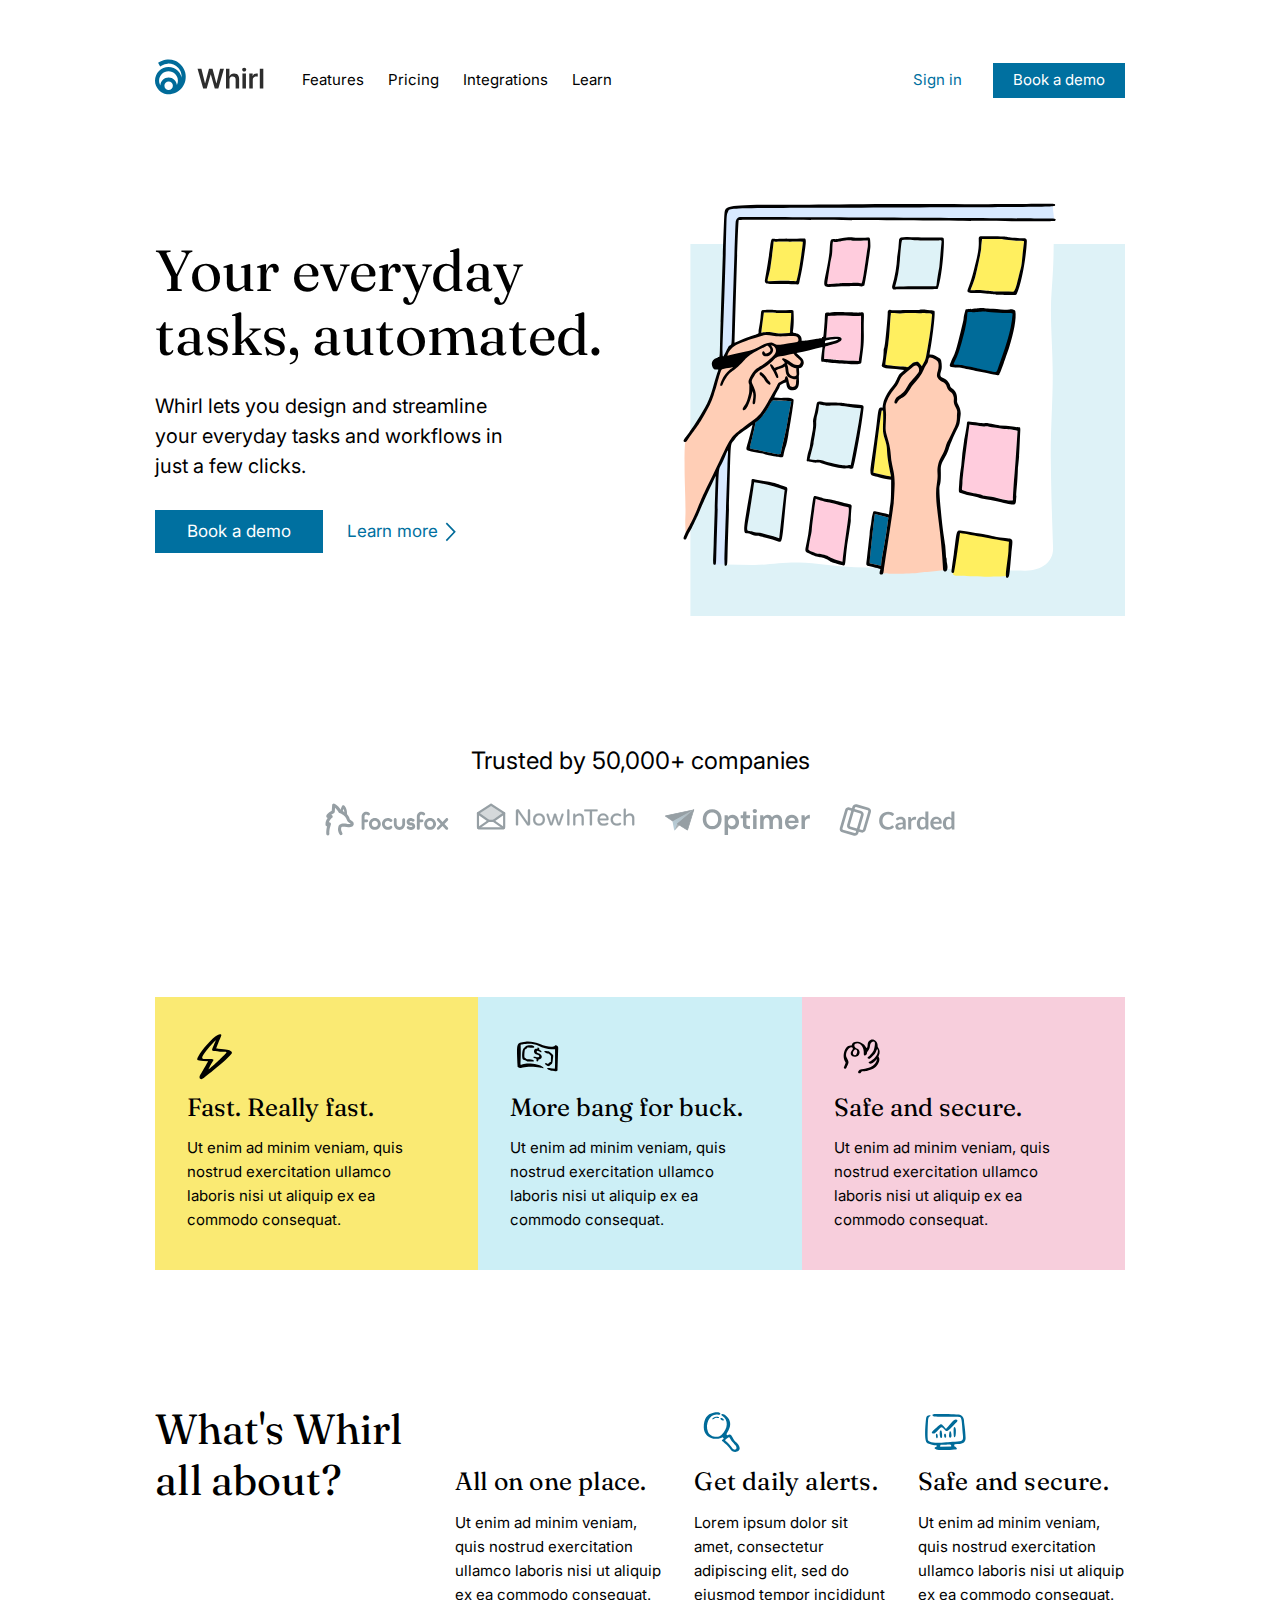
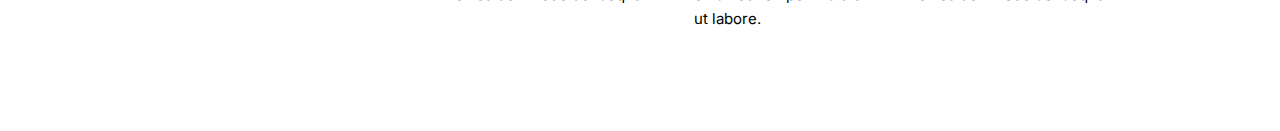
<file: ass-2 front/index.html>
<!DOCTYPE html>
<html lang="en">
<head>
    <meta charset="UTF-8">
    <meta name="viewport" content="width=device-width, initial-scale=1.0">

    <link rel="preconnect" href="https://fonts.googleapis.com">
    <link rel="preconnect" href="https://fonts.gstatic.com" crossorigin>
    <link href="https://fonts.googleapis.com/css2?family=Inter:opsz@14..32&display=swap" rel="stylesheet">
    <link href="https://fonts.googleapis.com/css2?family=Fraunces:ital,opsz,wght@0,9..144,100..900;1,9..144,100..900&display=swap" rel="stylesheet">

    <link rel="stylesheet" href="style.css">

    <title>Assignment_2</title>
</head>
<body>
    <div class="main_cont">
        <header class="header">
            <nav class="nav">
                <div class="company">
                    <a href="" class="logo_link">
                        <img class="img_logo logo_img" src="images/section1/logo.svg" alt="logo_of_Whirl">
                        <img class="img_logo logo_txt" src="images/section1/whirl.svg" alt="text_logo_of_Whirl">
                    </a>
                </div>
                <ul class="nav_list">
                    <li class="nav_list_items">Features</li>
                    <li class="nav_list_items">Pricing</li>
                    <li class="nav_list_items">Integrations</li>
                    <li class="nav_list_items">Learn</li>
                </ul>
            </nav>
            <div class="header_btns">
                <button class="header_sign_btn btn">Sign in</button>
                <button class="header_book_btn btn">Book a demo</button>
            </div>
        </header>

        <section class="sections section_1">
            <h1 class="h1">Your everyday tasks, automated.</h1>
            <h2 class="h2">Whirl lets you design and streamline your everyday tasks and workflows in just a few clicks.</h2>
            <div class="section_1_btns">
                <button class="section_1_book_btn">Book a demo</button>
                <button class="section_1_more_btn">Learn more</button>
            </div>
        </section>
        <section class="section_2 sections">
            <h3 class="h3">Trusted by 50,000+ companies</h3>
            <ul class="trust_list">
                <li class="trust_list_item">
                    <a href="" class="trusted_company">
                        <img src="images/section2/focusfox.svg" alt="">
                    </a>
                </li>
                <li class="trust_list_item">
                    <a href="" class="trusted_company"></a>
                        <img src="images/section2/nowInTech.svg" alt="">
                    </a>
                </li>
                <li class="trust_list_item">
                    <a href="" class="trusted_company"></a>
                        <img src="images/section2/optimer.svg" alt="">
                    </a>
                </li>
                <li class="trust_list_item">
                    <a href="" class="trusted_company"></a>
                        <img src="images/section2/carded.svg" alt="">
                    </a>
                </li>
            </ul>
        </section>

        <section class="sections section_3">
            <ul class="benefits_list">
                <li class="benefits_list_item">
                    <h4 class="h4">Fast. Really fast.</h4>
                    <p class="card_text">Ut enim ad minim veniam, quis nostrud exercitation ullamco laboris nisi ut aliquip ex ea commodo consequat.</p>
                </li>
                <li class="benefits_list_item">
                    <h4 class="h4">More bang for buck.</h4>
                    <p class="card_text">Ut enim ad minim veniam, quis nostrud exercitation ullamco laboris nisi ut aliquip ex ea commodo consequat.</p>
                </li>
                <li class="benefits_list_item">
                    <h4 class="h4">Safe and secure.</h4>
                    <p class="card_text">Ut enim ad minim veniam, quis nostrud exercitation ullamco laboris nisi ut aliquip ex ea commodo consequat.</p>
                </li>
            </ul>
        </section>

        <section class="sections section_4">
            <h2 class="section_4_header">What's Whirl
                all about?
            </h2>
            <ul class="about_list">
                <li class="about_list_item">
                    <h4 class="about_h4">All on one place.</h4>
                    <p class="about_text">Ut enim ad minim veniam, quis nostrud exercitation ullamco laboris nisi ut aliquip ex ea commodo consequat.</p>
                </li>
                <li class="about_list_item">
                    <h4 class="about_h4">Get daily alerts.</h4>
                    <p class="about_text">Lorem ipsum dolor sit amet, consectetur adipiscing elit, sed do eiusmod tempor incididunt ut labore.</p>
                </li>
                <li class="about_list_item">
                    <h4 class="about_h4">Safe and secure.</h4>
                    <p class="about_text">Ut enim ad minim veniam, quis nostrud exercitation ullamco laboris nisi ut aliquip ex ea commodo consequat.</p>
                </li>
            </ul>

        </section>
    </div>
    
</body>
</html>
</file>
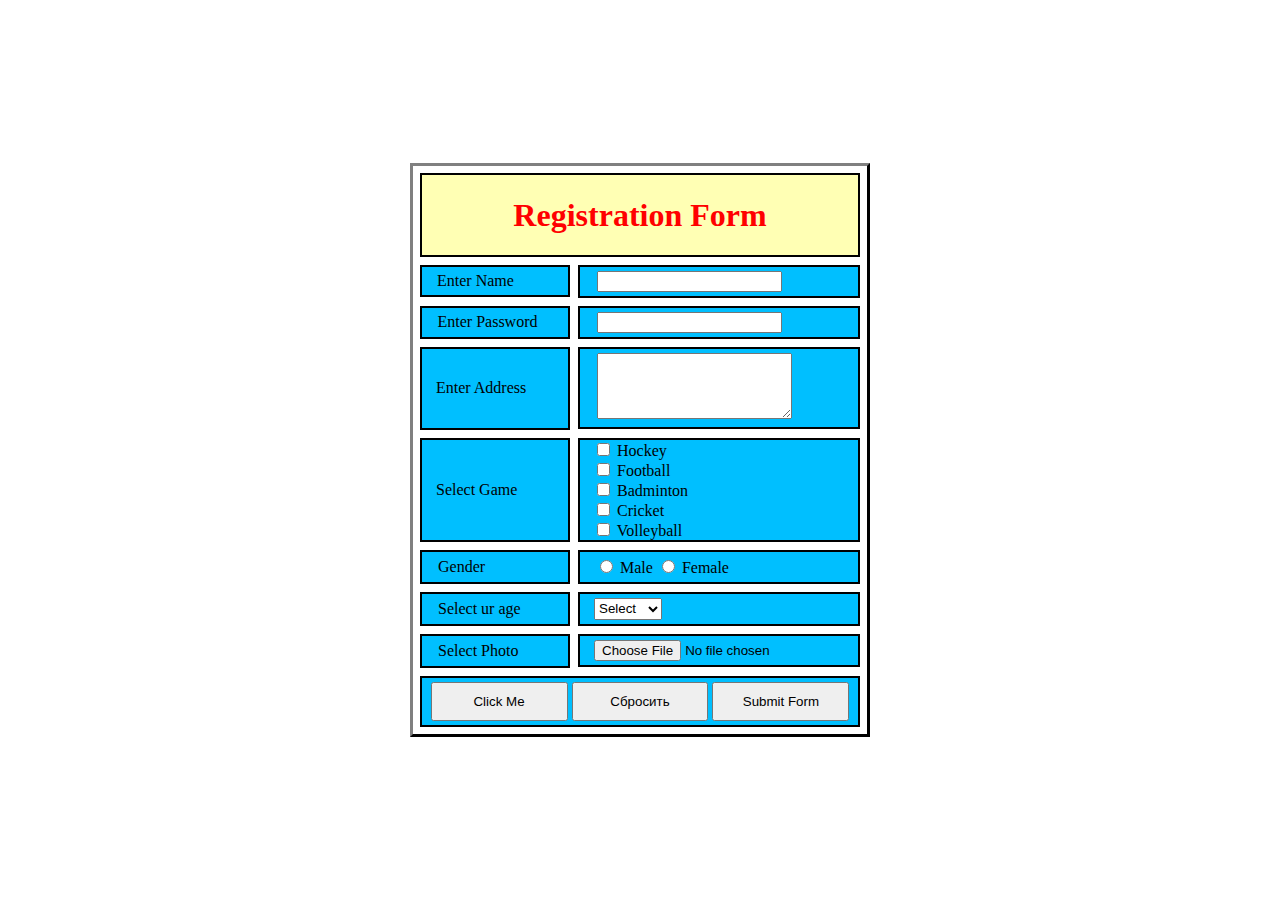
<file: ass-1 front/assignment1.html>
<!DOCTYPE html>
<html lang="en">
<head>
    <meta charset="UTF-8">
    <meta content="width=device-width, initial-scale=1.0">
    <title>Registration Form</title>
    <link href="style.css" rel="stylesheet">
</head>
<body>

    <div class="form-container">
        <form action="" class="from-form">
            <table>
                <tr>
                    <td colspan="2">
                        <div style="background-color: #ffffb4; text-align: center; border: 2px solid;">
                            <h1 style="color: red; font-size: xx-large;">Registration Form</h1>
                        </div>
                    </td>
                </tr>
    
                <tr>
                    <td style="width: 150px;">
                        <div style="background-color: deepskyblue; text-align: left; border: 2px solid; padding: 5px;">
                            <span style="margin-left: 10px;">Enter Name</span>
                        </div>
                    </td>
                    <td>
                        <div style="background-color: deepskyblue; text-align: left; border: 2px solid; padding: 4px;">
                            <input type="text" name="name" style="width: 100; margin-left: 13px;">
                        </div>
                    </td>
                </tr>
    
                <tr>
                    <td>
                        <div style="background-color: deepskyblue; text-align: left; border: 2px solid; padding: 5.5px;">
                            <span style="margin-left: 10px;">Enter Password</span>
                        </div>
                    </td>
                    <td>
                        <div style="background-color: deepskyblue; text-align: left; border: 2px solid; padding: 4px;">
                            <input type="password" name="password" style="width: 100; margin-left: 13px;">
                        </div>
                    </td>
                </tr>

                <tr>
                    <td>
                        <div style="background-color: deepskyblue; display: flex; align-items: center; justify-content: left; border: 2px solid; padding: 4px; height: 71px;">
                            <span style="margin-left: 10px;">Enter Address</span>
                        </div>                    
                    </td>
                    <td>
                        <div style="background-color: deepskyblue; text-align: left; border: 2px solid; padding: 4px;">
                            <textarea name="address" rows="4" style="width: 70%; margin-left: 13px;"></textarea>
                        </div>
                    </td>
                </tr>
    
                <tr>
                    <td>
                        <div style="background-color: deepskyblue; display: flex; align-items: center; justify-content: left; border: 2px solid; padding: 4px; height: 92px;">
                            <span style="margin-left: 10px;">Select Game</span>
                        </div>      
                    </td>
    
                    <td>
                        <div style="background-color: deepskyblue; text-align: left; border: 2px solid;">
                            <input type="checkbox" name="game" value="hockey" id="hockey" style="margin-left: 17px;"> 
                            <label for="hockey">Hockey</label><br>
                        
                            <input type="checkbox" name="game" value="football" id="football" style="margin-left: 17px;">
                            <label for="football">Football</label><br>
                        
                            <input type="checkbox" name="game" value="badminton" id="badminton" style="margin-left: 17px;">
                            <label for="badminton">Badminton</label><br>
                        
                            <input type="checkbox" name="game" value="cricket" id="cricket" style="margin-left: 17px;">
                            <label for="cricket">Cricket</label><br>
                        
                            <input type="checkbox" name="game" value="volleyball" id="volleyball" style="margin-left: 17px;">
                            <label for="volleyball">Volleyball</label><br>
                        </div>
                    </td>
                </tr>
    
                <tr>
                    <td>
                        <div style="background-color: deepskyblue; text-align: left; border: 2px solid; padding: 6px;">
                            <span style="margin-left: 10px;">Gender</span>
                        </div>
                    </td>
    
                    <td>
                        <div style="background-color: deepskyblue; text-align: left; border: 2px solid; padding: 5px;">
                                <input type="radio" name="gender" value="male" id="male" style="margin-left: 15px;"> 
                                <label for="male">Male</label>
            
                                <input type="radio" name="gender" value="female" id="female"> 
                                <label for="female">Female</label>
                        </div>
                    </td>
                </tr>

                <tr>
                    <td>
                        <div style="background-color: deepskyblue; text-align: left; border: 2px solid; padding: 6px;">
                            <span style="margin-left: 10px;">Select ur age</span>
                        </div>
                    </td>
    
                    <td>
                        <div style="background-color: deepskyblue; text-align: left; border: 2px solid; padding: 4px;">
                                <select name="age" style="width: 25%; height: 22px; margin-left: 10px;">
                                    <option value="" disabled selected>Select</option>
                                    <option value="10-20">10-20</option>
                                    <option value="21-30">21-30</option>
                                    <option value="31-40">31-40</option>
                                </select>
                        </div>
                    </td>
                </tr>
    
                <tr>
                    <td>
                        <div style="background-color: deepskyblue; text-align: left; border: 2px solid; padding: 6px;">
                            <span style="margin-left: 10px;">Select Photo</span>
                        </div>
                    </td>
    
                    <td>
                        <div style="background-color: deepskyblue; border: 2px solid; padding: 4px;">
                            <input type="file" name="photo" style="margin-left: 10px;">
                        </div>
                    </td>
                </tr>
    
                <tr>
                    <td colspan="2">
                        <div style="background-color: deepskyblue; text-align: center; border: 2px solid; padding: 4px;">
                            <button type="button" style="padding: 10px; width: 32%;">Click Me</button>
                            <button type="reset" style="padding: 10px; width: 32%;">Сбросить</button>
                            <button type="submit" style="padding: 10px; width: 32%;">Submit Form</button>
                        </div>
                    </td>
                </tr>
            </table>
        </form>
    </div>
</body>
</html>
</file>
<file: ass-2 front/style.css>
/*
  1. Use a more-intuitive box-sizing model.
*/
*, *::before, *::after {
  box-sizing: border-box;
  
}

/*
  2. Remove default margin
*/
* {
  margin: 0;
}

/*
  Typographic tweaks!
  3. Add accessible line-height
  4. Improve text rendering
*/
body {
  line-height: 1.5;
  -webkit-font-smoothing: antialiased;
}

/*
  5. Improve media defaults
*/
img, picture, video, canvas, svg {
  display: block;
  max-width: 100%;
}

/*
  6. Remove built-in form typography styles
*/
input, button, textarea, select {
  font: inherit;
}

/*
  7. Avoid text overflows
*/
p, h1, h2, h3, h4, h5, h6 {
  overflow-wrap: break-word;
}

/*
  8. Create a root stacking context
*/
#root, #__next {
  isolation: isolate;
}
/* list */
ul,ol {
  list-style: none;
  padding-left: 0;
} 
  

body{
  font-family: 'Inter';
  font-weight: 400;
  font-size: 15px;
}

.main_cont{
    max-width: 1440px;
    padding: 0 155px;
    margin: 0 auto;
    margin-top: 43px;
}

.header{
    height: 75px;
    display: flex;
    justify-content: space-between;
    align-items: center;
    margin-bottom: 70px;
}
.nav{
    display: flex;
}

.company{
    margin-right: 38px;
}

.img_logo{
    display: inline;
}
.logo_img{
    margin-right: 7px;
}

.logo_txt{
    margin-bottom: 6px;
}

.nav_list{
    display: flex;
    align-items: center;
}

.nav_list_items{
    margin-right: 24px;
}
.nav_list_items:last-child{
    margin-right: 0;
}
.header_btns{
    display: flex;
}
.header_sign_btn{
    padding: 6px 0;
    margin-right: 31px;
    color: #0070A0;
    background-color: inherit;
}
.header_book_btn{
    padding: 6px 20px;
    background-color: #0070A0;
    color: #FFFFFF;
}

.btn{
    cursor: pointer;
    border:none;
}


.section_1{
    padding: 51px 0px 69px 0px;
    margin-bottom: 120px;

    background-image: url("images/section1/main_image.svg");
    background-position: right;
    background-repeat: no-repeat;
}

.h1{
    max-width: 485px;
    margin-bottom: 24px;

    font-family: 'Fraunces';
    font-size: 58px;
    font-weight: 400;
    line-height: 63.8px;
    

}

.h2{
    max-width: 351px;
    margin-bottom: 29px;
    font-size: 20px;
    font-weight: 400;
    line-height: 30px;

}

.section_1_btns{
    display: flex;
}

.section_1_book_btn{
    font-size: 17px;
    line-height: 27px;
    text-align: center;


    background-color: #0070A0;
    color: #FFFFFF;
    padding: 8px 32px;
    border:none;

    margin-right: 24px;
}

.section_1_more_btn{
    font-size: 17px;
    line-height: 27px;
    text-align: center;

    background-color: inherit;
    border:none;
    color: #0070A0;
    padding: 8px 20px 8px 0px;
    background-image: url("images/section1/arrow.svg");
    background-position: right;
    background-repeat: no-repeat;
}

button{
  cursor: pointer;
}


.section_2{
  padding: 0 170px;

  margin-bottom: 160px;
}

.h3{
  text-align: center;
  font-size: 24px;
  font-weight: 400;
  line-height: 37.5px;
  margin-bottom: 24px;
}

.trust_list{
  display: flex;
  justify-content: space-between;
}

.section_3{
  margin-bottom: 134px;
}

.benefits_list{
  display: flex;
  justify-content: space-between;
}

.benefits_list_item{
  padding: 95px 36px 38px 32px;

  max-width: 355px;

  background-image: url("images/section3/lightning.svg");
  background-repeat: no-repeat;
  background-position: 32px 32px;
}

.benefits_list_item:nth-child(1){
  background-color: #FAEA73;
  background-image: url("images/section3/lightning.svg");
  
  
}
.benefits_list_item:nth-child(2){
  background-color: #CCEFF6;

  background-image: url("images/section3/dollar.svg");
}
.benefits_list_item:nth-child(3){
  background-color: #F7CEDC;

  background-image: url("images/section3/hand.svg");
}

.h4{
  font-family: 'Fraunces';
  font-size: 25px;
  font-weight: 400;
  line-height: 31.25px;
  

  margin-bottom: 13px ;
}

.card_text{
  font-size: 15px;
  line-height: 24px;
  
}

.section_4{
  display: flex;
  justify-content: space-between;
  margin-bottom: 100px;
}

.section_4_header{
  max-width: 300px;
  padding-right: 37px;
  font-family: 'Fraunces';
  font-size: 42px;
  font-weight: 400;
  line-height: 50.4px;
 
}

.about_list{
  display: flex;
  justify-content: space-between;

}
.about_list_item{
  padding-top: 62px;
  max-width: 223px;
  margin-right: 32px;

  background-repeat: no-repeat;
  
}

.about_list_item:nth-child(2){
  background-image: url("images/section4/loupe.svg");
}

.about_list_item:last-child{
  margin-right: 0;
  background-image: url("images/section4/monitor.svg");
}
.about_h4{
  font-family: 'Fraunces';
  font-size: 25px;
  font-weight: 400;
  line-height: 31.25px;
  letter-spacing: 0.20000000298023224px;
  text-align: left;
  
  margin-bottom: 13px;

}

.about_text{
  line-height: 24px;
  
}

.logo_link{
  text-decoration: none;
}
</file>
<file: ass-1 front/style.css>
html, body {
    height: 100%; 
    margin: 0; 
}

.form-container {
    display: flex;
    justify-content: center;
    align-items: center;
    height: 100vh;
    
}

.from-form {
    border: 3px solid black;
    border-left: 3px solid gray;
    border-top: 3px solid gray;
    padding: 2px;
}

table {
    width: 450px;
}

td {
    padding: 3px;
}
</file>
